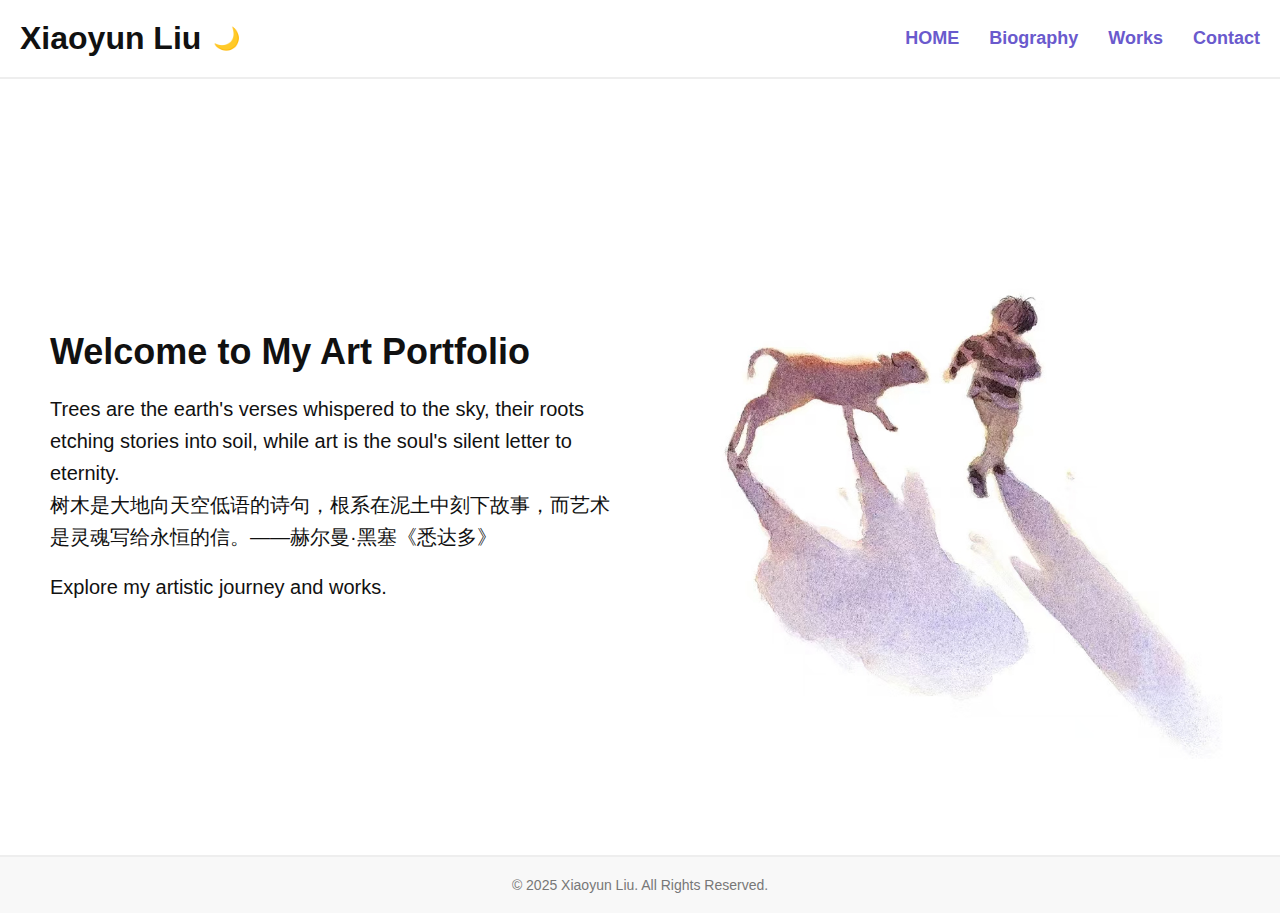
<file: index.html>
<!DOCTYPE html>
<html lang="en">
<head>
    <meta charset="UTF-8">
    <meta name="viewport" content="width=device-width, initial-scale=1.0">
    <title>Art Portfolio</title>
    <link rel="stylesheet" href="styles.css">
</head>
<body>
    <header>
        <div class="logo-with-toggle">
            <h1>Xiaoyun Liu</h1>
            <button id="theme-toggle-btn" title="Toggle theme">
                  <span id="theme-icon">🌙</span>
            </button>
        </div>
        <nav>
            <ul>
                <li><a href="#">HOME</a></li>
                <li><a href="biography.html">Biography</a></li>
                <li>
                      <a href="works.html">Works</a>  <!-- 能点击跳转 -->
                      <ul>
                            <li><a href="daydream.html">Daydream</a></li>
                            <li><a href="flowing.html">Flowing</a></li>
                            <li><a href="memories-of-summertime.html">Memories of Summertime</a></li>
                            <li><a href="home.html">Home</a></li>
                            <li><a href="the-round-hat.html">The Round Hat</a></li>
                      </ul>
                </li>

                <li><a href="contact.html">Contact</a></li>
            </ul>
        </nav>
        </div>
    </header>
    
    <main>
        <section class="content">
            <div class="text-content">
                <h2>Welcome to My Art Portfolio</h2>
                <p>Trees are the earth's verses whispered to the sky, their roots etching stories into soil, while art is the soul's silent letter to eternity.</p>
                <p>树木是大地向天空低语的诗句，根系在泥土中刻下故事，而艺术是灵魂写给永恒的信。——赫尔曼·黑塞《悉达多》</p>
                <br>
                <p>Explore my artistic journey and works.</p>
            </div>
            <div class="image-content">
                <img src="fountain.jpg" alt="Artwork" />
            </div>
        </section>
    </main>

    <footer>
        <p>&copy; 2025 Xiaoyun Liu. All Rights Reserved.</p>
    </footer>

    <script>
      const toggleBtn = document.getElementById("theme-toggle-btn");
      const themeIcon = document.getElementById("theme-icon");
      const userPref = localStorage.getItem("theme");

      // 初始化主题
      if (userPref === "dark") {
        document.body.classList.add("dark-mode");
        themeIcon.textContent = "☀️";
      }

      toggleBtn.addEventListener("click", () => {
        document.body.classList.toggle("dark-mode");
        const isDark = document.body.classList.contains("dark-mode");
        themeIcon.textContent = isDark ? "☀️" : "🌙";
        localStorage.setItem("theme", isDark ? "dark" : "light");
      });
    </script>
</body>
</html>
</file>
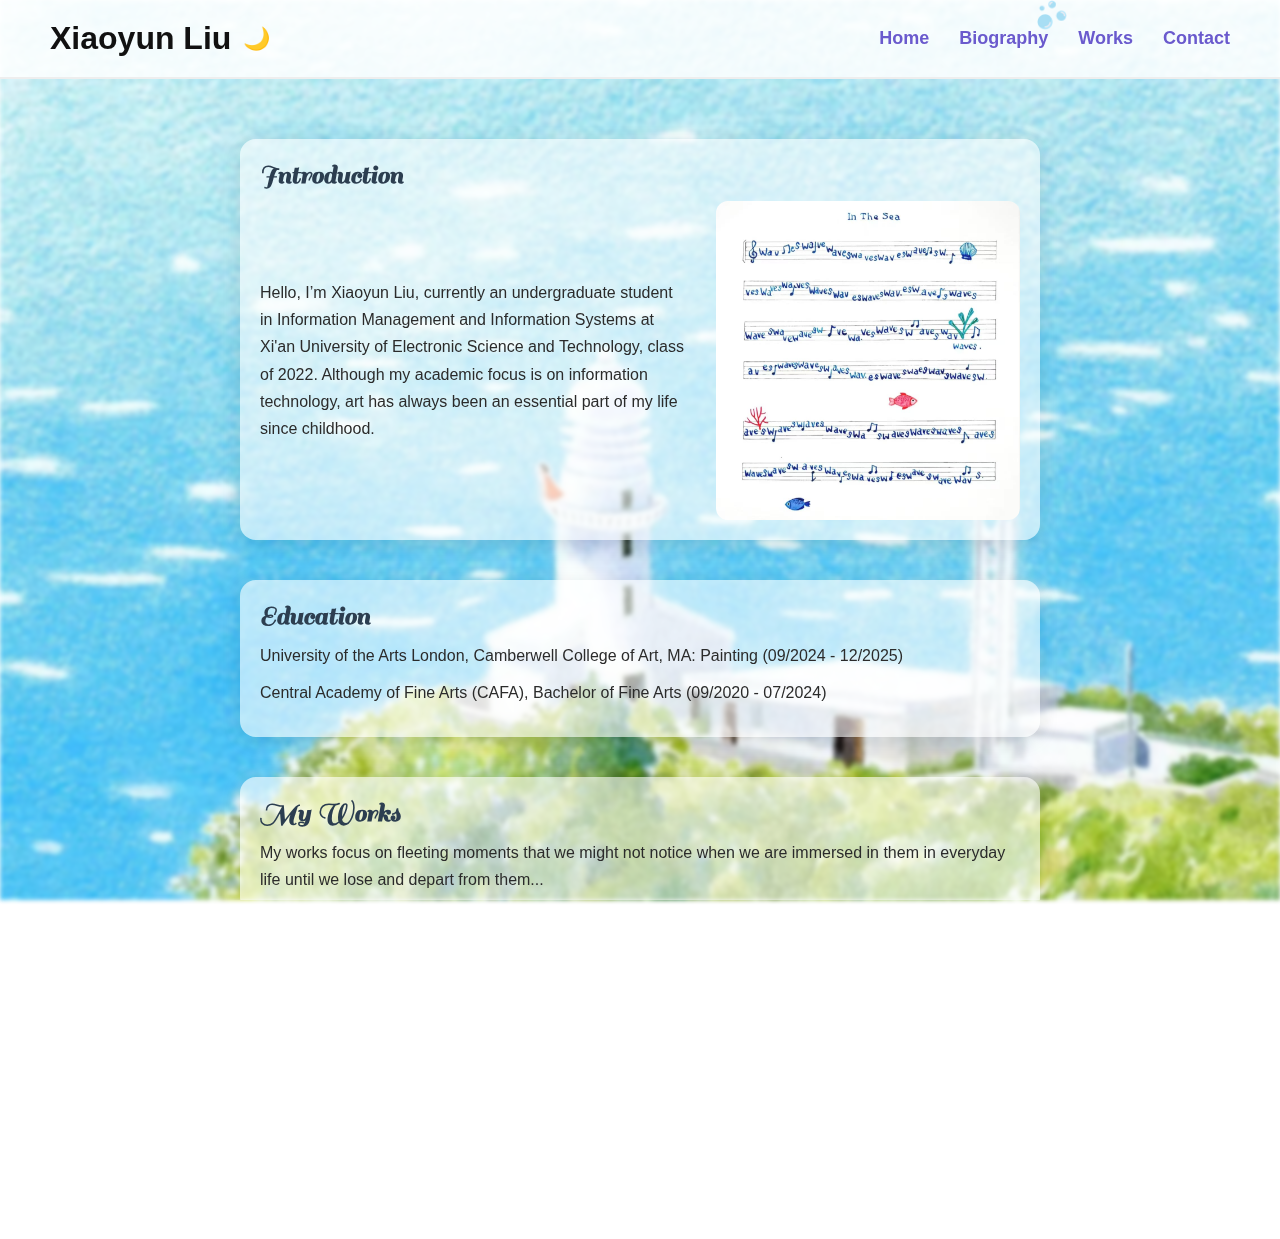
<file: biography.html>
<!DOCTYPE html>
<html lang="en">
<head>
  <meta charset="UTF-8" />
  <meta name="viewport" content="width=device-width, initial-scale=1.0"/>
  <title>Biography</title>
  <link rel="stylesheet" href="biography.css" />
  <link href="https://fonts.googleapis.com/css2?family=Sail&display=swap" rel="stylesheet">
</head>
<body>
  <!-- 背景与动画容器 -->
  <div class="animated-background"></div>
  <div class="petal-container"></div>

  <!-- 页面主内容 -->
  <div class="main-content">
    <header>
      <div class="logo-with-toggle">
        <h1>Xiaoyun Liu</h1>
        <button id="theme-toggle-btn" title="Toggle theme">
              <span id="theme-icon">🌙</span>
        </button>
      </div>
      <nav>
        <ul>
          <li><a href="index.html">Home</a></li>
          <li><a href="biography.html">Biography</a></li>
          <li><a href="works.html">Works</a></li>
          <li><a href="contact.html">Contact</a></li>
        </ul>
      </nav>
    </header>

    <section id="biography-content">
      <div class="section">
        <h2>Introduction</h2>
        <div class="content-container">
          <p>Hello, I’m Xiaoyun Liu, currently an undergraduate student in Information Management and Information Systems at Xi'an University of Electronic Science and Technology, class of 2022. Although my academic focus is on information technology, art has always been an essential part of my life since childhood.</p>
          <img src="biography1.jpg" alt="Artwork" class="art-image" />
        </div>
      </div>

      <div class="section">
        <h2>Education</h2>
        <ul>
          <li>University of the Arts London, Camberwell College of Art, MA: Painting (09/2024 - 12/2025)</li>
          <li>Central Academy of Fine Arts (CAFA), Bachelor of Fine Arts (09/2020 - 07/2024)</li>
        </ul>
      </div>

      <div class="section">
        <h2>My Works</h2>
        <p>My works focus on fleeting moments that we might not notice when we are immersed in them in everyday life until we lose and depart from them...</p>
      </div>

      <div class="section">
        <h2>Artistic Background</h2>
        <p>I use light and colour to create dreamy and fluid worlds that express the feelings, emotions, memories, and infinite reveries of space and time we experience and imagine through those moments.</p>
      </div>
    </section>
  </div>

  <!-- 飘落效果脚本 -->
  <script>
    const container = document.querySelector('.petal-container');
    const images = ['bubbles.png'];
    function createFloater() {
      const floater = document.createElement('div');
      floater.classList.add('floater');
      floater.style.left = Math.random() * 100 + 'vw';
      floater.style.animationDuration = (5 + Math.random() * 5) + 's';
      floater.style.animationDelay = Math.random() * 3 + 's';
      floater.style.backgroundImage = `url(${images[Math.floor(Math.random() * images.length)]})`;
      container.appendChild(floater);
      setTimeout(() => floater.remove(), 10000);
    }
    setInterval(createFloater, 600);
  </script>
  <script>
    const toggleBtn = document.getElementById("theme-toggle-btn");
    const themeIcon = document.getElementById("theme-icon");
    const userPref = localStorage.getItem("theme");

    // 初始化主题
    if (userPref === "dark") {
      document.body.classList.add("dark-mode");
      themeIcon.textContent = "☀️";
    }

    toggleBtn.addEventListener("click", () => {
      document.body.classList.toggle("dark-mode");
      const isDark = document.body.classList.contains("dark-mode");
      themeIcon.textContent = isDark ? "☀️" : "🌙";
      localStorage.setItem("theme", isDark ? "dark" : "light");
    });
  </script>
</body>
</html>
</file>
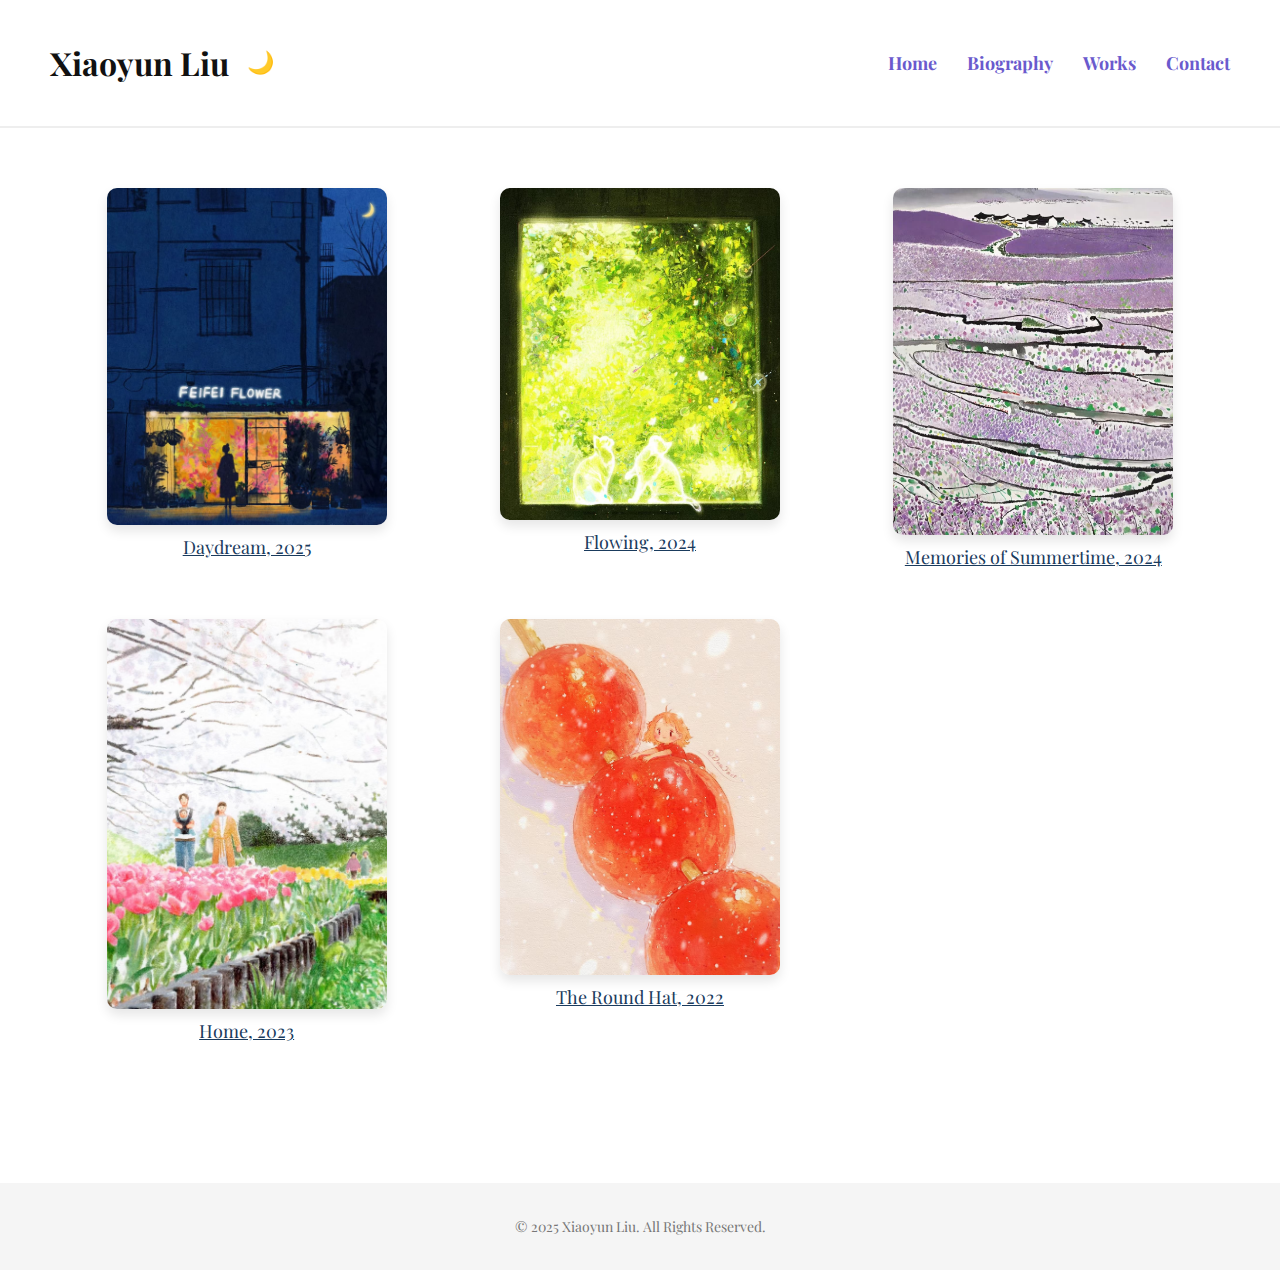
<file: works.html>
<!DOCTYPE html>
<html lang="en">
<head>
  <meta charset="UTF-8" />
  <meta name="viewport" content="width=device-width, initial-scale=1.0"/>
  <title>Works - Xiaoyun Liu</title>
  <link rel="stylesheet" href="works.css" />
  <link href="https://fonts.googleapis.com/css2?family=Playfair+Display&display=swap" rel="stylesheet">
</head>
<body>
  <!-- 导航栏（与其它页面一致） -->
  <header>
    <div class="logo-with-toggle">
      <h1>Xiaoyun Liu</h1>
      <button id="theme-toggle-btn" title="Toggle theme">
            <span id="theme-icon">🌙</span>
      </button>
    </div>
    <nav>
      <ul>
        <li><a href="index.html">Home</a></li>
        <li><a href="biography.html">Biography</a></li>
        <li>
          <a href="works.html">Works</a>
          <ul>
            <li><a href="daydream.html">Daydream</a></li>
            <li><a href="flowing.html">Flowing</a></li>
            <li><a href="memories-of-summertime.html">Memories of Summertime</a></li>
            <li><a href="home.html">Home</a></li>
            <li><a href="the-round-hat.html">The Round Hat</a></li>
          </ul>
        </li>
        <li><a href="contact.html">Contact</a></li>
      </ul>
    </nav>
  </header>

  <!-- 作品展示 -->
  <main class="works-container">
    <div class="work-preview">
      <img src="daydream-cover.jpg" alt="Daydream" />
      <a href="daydream.html">Daydream, 2025</a>
    </div>
    <div class="work-preview">
      <img src="flowing-cover.jpg" alt="Flowing" />
      <a href="flowing.html">Flowing, 2024</a>
    </div>
     <div class="work-preview">
      <img src="memories-cover.jpg" alt="Flowing" />
      <a href="memories of summertime.html">Memories of Summertime, 2024</a>
    </div>
    <div class="work-preview">
      <img src="home-cover.jpg" alt="Flowing" />
      <a href="home.html">Home, 2023</a>
    </div>
    <div class="work-preview">
      <img src="round hat-cover.jpg" alt="Flowing" />
      <a href="the round hat.html">The Round Hat, 2022</a>
    </div>
  </main>

  <footer>
    <p>&copy; 2025 Xiaoyun Liu. All Rights Reserved.</p>
  </footer>
  <script>
    const toggleBtn = document.getElementById("theme-toggle-btn");
    const themeIcon = document.getElementById("theme-icon");
    const userPref = localStorage.getItem("theme");

    // 初始化主题
    if (userPref === "dark") {
      document.body.classList.add("dark-mode");
      themeIcon.textContent = "☀️";
    }

    toggleBtn.addEventListener("click", () => {
      document.body.classList.toggle("dark-mode");
      const isDark = document.body.classList.contains("dark-mode");
      themeIcon.textContent = isDark ? "☀️" : "🌙";
      localStorage.setItem("theme", isDark ? "dark" : "light");
    });
  </script>
</body>
</html>
</file>
<file: styles.css>
* {
  margin: 0;
  padding: 0;
  box-sizing: border-box;
}

body {
  font-family: 'Arial', sans-serif;
  background-color: #fff;
  color: #333;
}

header {
  display: flex;
  justify-content: space-between;
  align-items: center;
  padding: 20px;
  background-color: #fff;
  border-bottom: 2px solid #eee;
}

header .logo h1 {
  font-family: 'Times New Roman', serif;
  color: #2f4f4f;
  font-size: 36px;
}

nav ul {
  list-style: none;
  display: flex;
}

nav ul li {
  position: relative; /* 必须有相对定位才能让下拉菜单相对于此 li 显示 */
  margin-left: 30px;
}

nav ul li a {
  text-decoration: none;
  color: #6a5acd;
  font-size: 18px;
  font-weight: bold;
}

/* 鼠标悬停时 Works 显示下拉菜单 */
nav ul li:hover > ul {
  display: block;
}

/* 下拉菜单样式 */
nav ul li ul {
  display: none; /* 默认隐藏 */
  position: absolute;
  top: 100%; /* 下拉菜单出现在 li 元素的下方 */
  left: 0;
  background-color: #fff;
  box-shadow: 0 4px 8px rgba(0, 0, 0, 0.1);
  padding: 10px;
  list-style: none;
  width: 200px;
}

nav ul li ul li {
  padding: 8px 0;
  font-size: 16px;
}

nav ul li ul li a {
  color: #483d8b;
  font-size: 16px;
  font-weight: normal;
}

nav ul li ul li a:hover {
  color: #6a5acd;
}

/* 导航栏其他样式 */
nav ul li a:hover {
  color: #483d8b;
}

main {
  display: flex;
  justify-content: space-between;
  align-items: center;
  padding: 50px;
}

.content {
  display: flex;
  justify-content: space-between;
  align-items: center;
  width: 100%;
}

.text-content {
  flex: 1;
  margin-right: 50px;
}

.text-content h2 {
  font-size: 36px;
  margin-bottom: 20px;
}

.text-content p {
  font-size: 20px;
  line-height: 1.6;
}

.image-content {
  flex: 1;
}

.image-content img {
  max-width: 100%;
  height: auto;
  border-radius: 10px;
}

footer {
  text-align: center;
  padding: 20px;
  background-color: #f8f8f8;
  border-top: 2px solid #eee;
}

footer p {
  font-size: 14px;
  color: #777;
}

/* 默认亮色主题样式 */
body {
  background-color: #fff;
  color: #111;
  transition: background-color 0.4s, color 0.4s;
}

body.dark-mode {
  background-color: #1e1e1e;
  color: #e0e0e0;
}

/* 切换按钮样式 */
/* 让 logo 和切换按钮横向排列 */
.logo-with-toggle {
  display: flex;
  align-items: center;
  gap: 12px; /* 按钮和文字之间的间距 */
}

#theme-toggle-btn {
  background: none;
  border: none;
  font-size: 22px;
  cursor: pointer;
  color: #fbbf24; /* 默认亮色为黄色图标 */
  transition: transform 0.3s ease;
}

#theme-toggle-btn:hover {
  transform: scale(1.2);
}

/* 手机端专用样式 */
@media (max-width: 767px) {
  /* Header 整体布局 */
  header {
    flex-wrap: wrap;
    padding: 16px 20px;
  }

  /* Logo + 切换图标 */
  .logo-with-toggle {
    display: flex;
    align-items: center;
    gap: 10px;
  }

  .logo-with-toggle h1 {
    font-size: 20px;
  }

  #theme-toggle-btn {
    font-size: 20px;
  }

  /* 导航菜单横向展示靠右 */
  nav ul {
    display: flex;
    flex-direction: row;
    flex-wrap: wrap;
    justify-content: flex-end;
    align-items: center;
    gap: 12px;
    width: 100%;
    margin-top: 10px;
  }

  nav ul li {
    margin: 0;
  }

  nav ul li a {
    font-size: 16px;
  }

  /* 内容部分样式调整 */
  main {
    padding: 30px 20px;
  }

  .content {
    flex-direction: column;
    align-items: center;
    text-align: center;
  }

  .text-content h2 {
    font-size: 26px;
  }

  .text-content p {
    font-size: 16px;
  }

  .text-content {
    flex: 0.8;
    margin-right: 0;
    margin: 10px 0;
  }

  .image-content {
    flex: 1.2;
    margin: 10px 0;
  }

  .image-content img {
    max-width: 100%;
    height: auto;
  }
}
</file>
<file: biography.css>
* {
  margin: 0;
  padding: 0;
  box-sizing: border-box;
}

body, html {
  height: 100%;
  font-family: 'Arial', sans-serif;
  overflow-x: hidden;
  position: relative;
}

/* 背景图 */
.animated-background {
  position: fixed;
  top: 0;
  left: 0;
  height: 100%;
  width: 100%;
  background-image: url('lighthouse.jpg');  /* 图片放在同一文件夹 */
  background-size: cover;
  background-position: center;
  background-repeat: no-repeat;
  z-index: -1;
  opacity: 0.95;
  filter: blur(2px);
}

/* 主内容容器 */
.main-content {
  position: relative;
  z-index: 1;
  padding-bottom: 50px;
}

/* 导航栏 */
header {
  display: flex;
  justify-content: space-between;
  align-items: center;
  padding: 20px 50px;
  background-color: rgba(255, 255, 255, 0.85);
  border-bottom: 2px solid #eee;
}

.logo h1 {
  font-family: 'Times New Roman', serif;
  color: #2f4f4f;
  font-size: 32px;
}

nav ul {
  list-style: none;
  display: flex;
}

nav ul li {
  margin-left: 30px;
}

nav ul li a {
  text-decoration: none;
  color: #6a5acd;
  font-size: 18px;
  font-weight: bold;
  transition: color 0.3s ease;
}

nav ul li a:hover {
  color: #f19cbb;
}

/* 内容主体 */
#biography-content {
  padding: 60px 50px;
  max-width: 900px;
  margin: 0 auto;
}

/* 每个块样式 */
.section {
  margin-bottom: 40px;
  background-color: rgba(255, 255, 255, 0.6);
  padding: 20px;
  border-radius: 16px;
  box-shadow: 0 4px 20px rgba(0,0,0,0.1);
}

.section h2 {
  font-family: 'Sail', cursive;
  font-size: 28px;
  color: #2c3e50;
  margin-bottom: 10px;
}

.section p, .section ul {
  font-size: 16px;
  line-height: 1.7;
  color: #2b2b2b;
}

.section ul {
  list-style-type: none;
  padding-left: 0;
}

.section ul li {
  margin-bottom: 10px;
}

.content-container {
  display: flex;
  flex-wrap: wrap;
  align-items: center;
}

.content-container p {
  flex: 1;
  margin-right: 30px;
}

.art-image {
  max-width: 40%;
  height: auto;
  border-radius: 12px;
  object-fit: cover;
}

/* 飘落动画 🍎 */
.petal-container {
  position: fixed;
  top: 0;
  left: 0;
  pointer-events: none;
  width: 100%;
  height: 100%;
  overflow: hidden;
  z-index: 2;
}

.floater {
  position: absolute;
  width: 30px;
  height: 30px;
  background-size: contain;
  background-repeat: no-repeat;
  animation: fall linear infinite;
  opacity: 0.9;
}

@keyframes fall {
  0% {
    transform: translateY(-10%) rotate(0deg);
    opacity: 0;
  }
  10% {
    opacity: 1;
  }
  100% {
    transform: translateY(110vh) rotate(360deg);
    opacity: 0;
  }
}

/* 默认亮色主题样式 */
body {
  background-color: #fff;
  color: #111;
  transition: background-color 0.4s, color 0.4s;
}

body.dark-mode {
  background-color: #1e1e1e;
  color: #e0e0e0;
}

/* 切换按钮样式 */
/* 让 logo 和切换按钮横向排列 */
.logo-with-toggle {
  display: flex;
  align-items: center;
  gap: 12px; /* 按钮和文字之间的间距 */
}

#theme-toggle-btn {
  background: none;
  border: none;
  font-size: 22px;
  cursor: pointer;
  color: #fbbf24; /* 默认亮色为黄色图标 */
  transition: transform 0.3s ease;
}

#theme-toggle-btn:hover {
  transform: scale(1.2);
}

/* 手机端导航和内容适配 */
@media (max-width: 767px) {
  header {
    flex-wrap: wrap;
    padding: 16px 20px;
  }

  .logo-with-toggle {
    display: flex;
    align-items: center;
    gap: 10px;
  }

  .logo-with-toggle h1 {
    font-size: 20px; /* Logo 字体变小 */
  }

  nav ul {
    display: flex;
    flex-direction: row;
    flex-wrap: wrap;
    justify-content: flex-end;
    align-items: center;
    gap: 12px;
    width: 100%;
    margin-top: 10px;
  }

  nav ul li {
    margin: 0;
  }

  nav ul li a {
    font-size: 16px;
  }

  #theme-toggle-btn {
    font-size: 20px;
  }

  /* biography 主体内容调整 */
  #biography-content {
    padding: 30px 20px;
  }

  .section {
    padding: 16px;
  }

  .section h2 {
    font-size: 24px;
    text-align: center;
  }

  .section p, .section ul {
    font-size: 15px;
    line-height: 1.8;
  }

  .content-container {
    flex-direction: column;
  }

  .content-container p {
    margin-right: 0;
    margin-bottom: 16px;
  }

  .art-image {
    max-width: 100%;
  }
}
</file>
<file: works.css>
/* 页面淡入动画 */
body {
  animation: fadeIn 1s ease-in-out;
  font-family: 'Playfair Display', serif;
  background-color: #fff;
  color: #111;
  margin: 0;
  padding: 0;
}

@keyframes fadeIn {
  0% { opacity: 0; transform: translateY(20px); }
  100% { opacity: 1; transform: translateY(0); }
}

/* 导航栏样式 */
header {
  display: flex;
  justify-content: space-between;
  align-items: center;
  padding: 20px 50px;
  background-color: #fff;
  border-bottom: 2px solid #eee;
  z-index: 10;
}

.logo h1 {
  font-family: 'Times New Roman', serif;
  color: #2f4f4f;
  font-size: 32px;
  margin: 0;
}

nav ul {
  list-style: none;
  display: flex;
  margin: 0;
  padding: 0;
}

nav ul li {
  position: relative;
  margin-left: 30px;
}

nav ul li a {
  text-decoration: none;
  color: #6a5acd;
  font-size: 18px;
  font-weight: bold;
}

nav ul li a:hover {
  color: #483d8b;
}

nav ul li ul {
  display: none;
  position: absolute;
  top: 100%;
  left: 0;
  background-color: #fff;
  box-shadow: 0 4px 8px rgba(0, 0, 0, 0.1);
  padding: 10px;
  list-style: none;
  width: 200px;
  z-index: 100;
}

nav ul li:hover > ul {
  display: block;
}

nav ul li ul li {
  padding: 8px 0;
  font-size: 16px;
}

nav ul li ul li a {
  color: #483d8b;
  font-weight: normal;
}

nav ul li ul li a:hover {
  color: #6a5acd;
}

/* 作品内容部分样式 */
.works-container {
  display: grid;
  grid-template-columns: repeat(auto-fit, minmax(300px, 1fr));
  gap: 50px 60px;
  padding: 60px 80px;
  justify-items: center;
}



.work-preview {
  text-align: center;
  display: flex;
  flex-direction: column;
  align-items: center;
}

.work-preview img {
  width: 280px;
  border-radius: 10px;
  box-shadow: 0 6px 12px rgba(0, 0, 0, 0.1);
  transition: transform 0.3s ease;
}

.work-preview img:hover {
  transform: scale(1.03);
}

.work-preview a {
  margin-top: 10px;
  font-size: 18px;
  color: #1a3b5d;
  text-decoration: underline;
}

footer {
  text-align: center;
  padding: 20px;
  background-color: #f5f5f5;
  margin-top: 80px;
}

footer p {
  font-size: 14px;
  color: #777;
}

/* 默认亮色主题样式 */
body {
  background-color: #fff;
  color: #111;
  transition: background-color 0.4s, color 0.4s;
}

body.dark-mode {
  background-color: #1e1e1e;
  color: #e0e0e0;
}

/* 切换按钮样式 */
/* 让 logo 和切换按钮横向排列 */
.logo-with-toggle {
  display: flex;
  align-items: center;
  gap: 12px; /* 按钮和文字之间的间距 */
}

#theme-toggle-btn {
  background: none;
  border: none;
  font-size: 22px;
  cursor: pointer;
  color: #fbbf24; /* 默认亮色为黄色图标 */
  transition: transform 0.3s ease;
}

#theme-toggle-btn:hover {
  transform: scale(1.2);
}


/* 响应式布局 */
/* 平板端（768px - 991px）显示两列 */
@media screen and (max-width: 991px) {
  .works-container {
    grid-template-columns: repeat(2, 1fr);
    padding: 40px 40px;
  }
}

/* 手机端（小于等于767px）显示一列 */
@media screen and (max-width: 767px) {
  .works-container {
    grid-template-columns: 1fr;
    padding: 30px 20px;
  }

  .work-preview img {
    width: 90%;
  }
}

@media (max-width: 767px) {
  /* Header纵向排列，左边Logo，右边菜单 */
  header {
    flex-direction: column;
    align-items: flex-start;
    padding: 15px 20px;
  }

  /* Logo缩小 */
  .logo-with-toggle h1,
  .logo h1 {
    font-size: 22px;
  }

  /* 菜单横向排列，靠右对齐 */
  nav ul {
    flex-direction: row;
    flex-wrap: wrap;
    justify-content: flex-end;
    gap: 12px;
    margin-top: 10px;
    width: 100%;
  }

  nav ul li {
    margin-left: 0;
  }

  nav ul li a {
    font-size: 16px;
  }

  /* 暗色模式按钮对齐调整 */
  #theme-toggle-btn {
    align-self: flex-start;
    margin-left: auto;
  }
}
</file>
